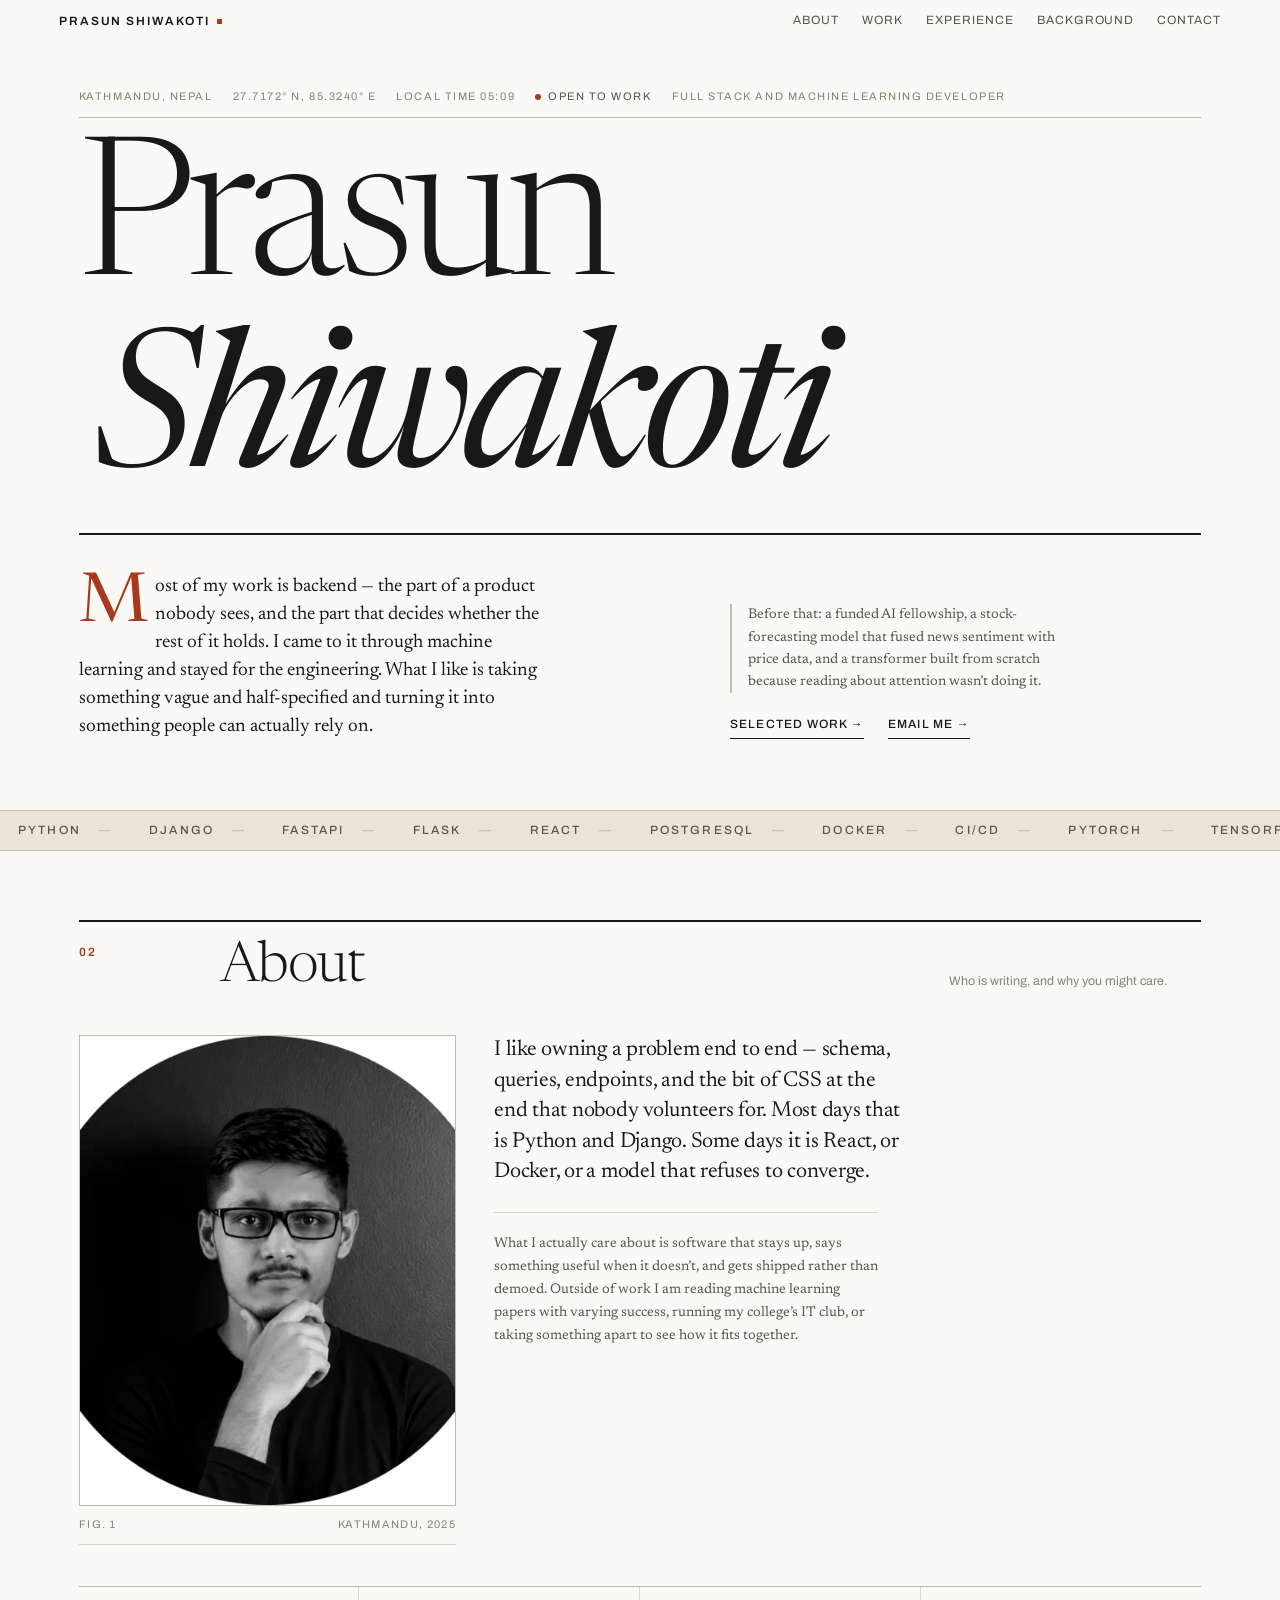
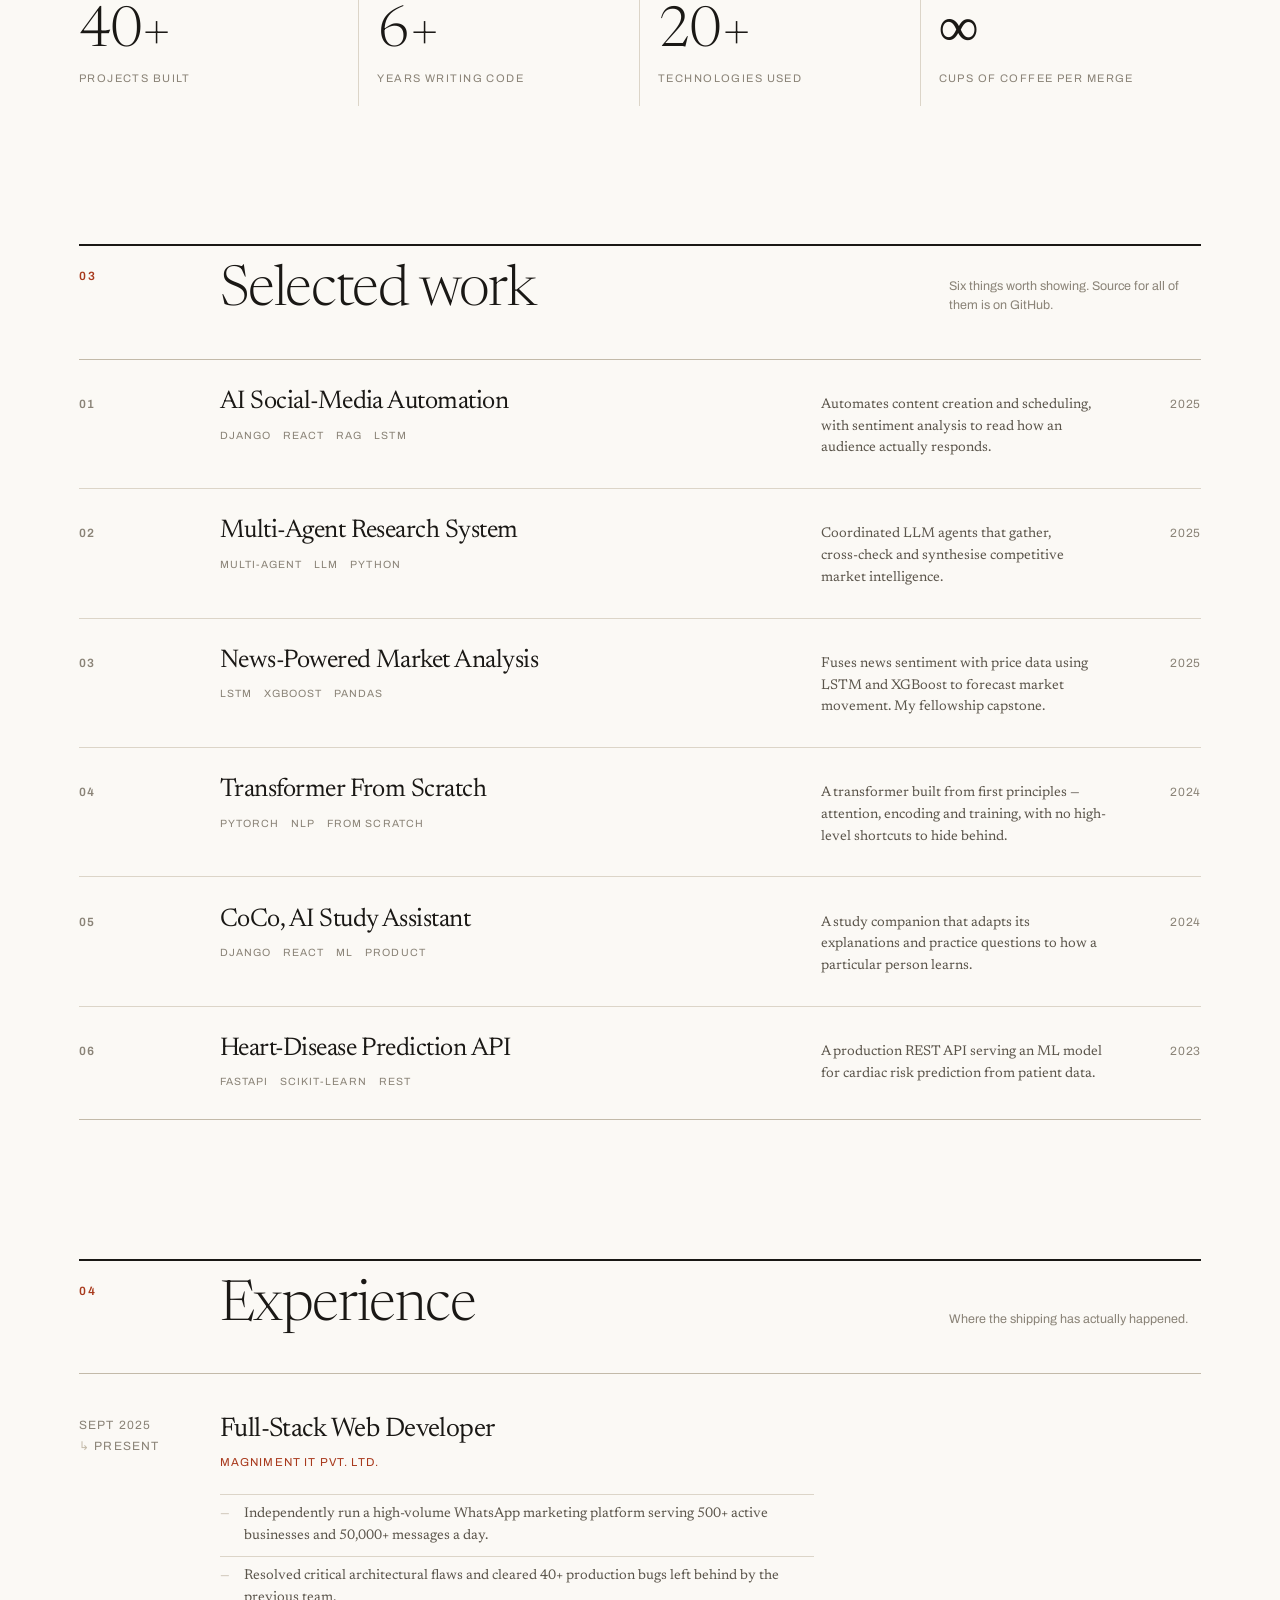
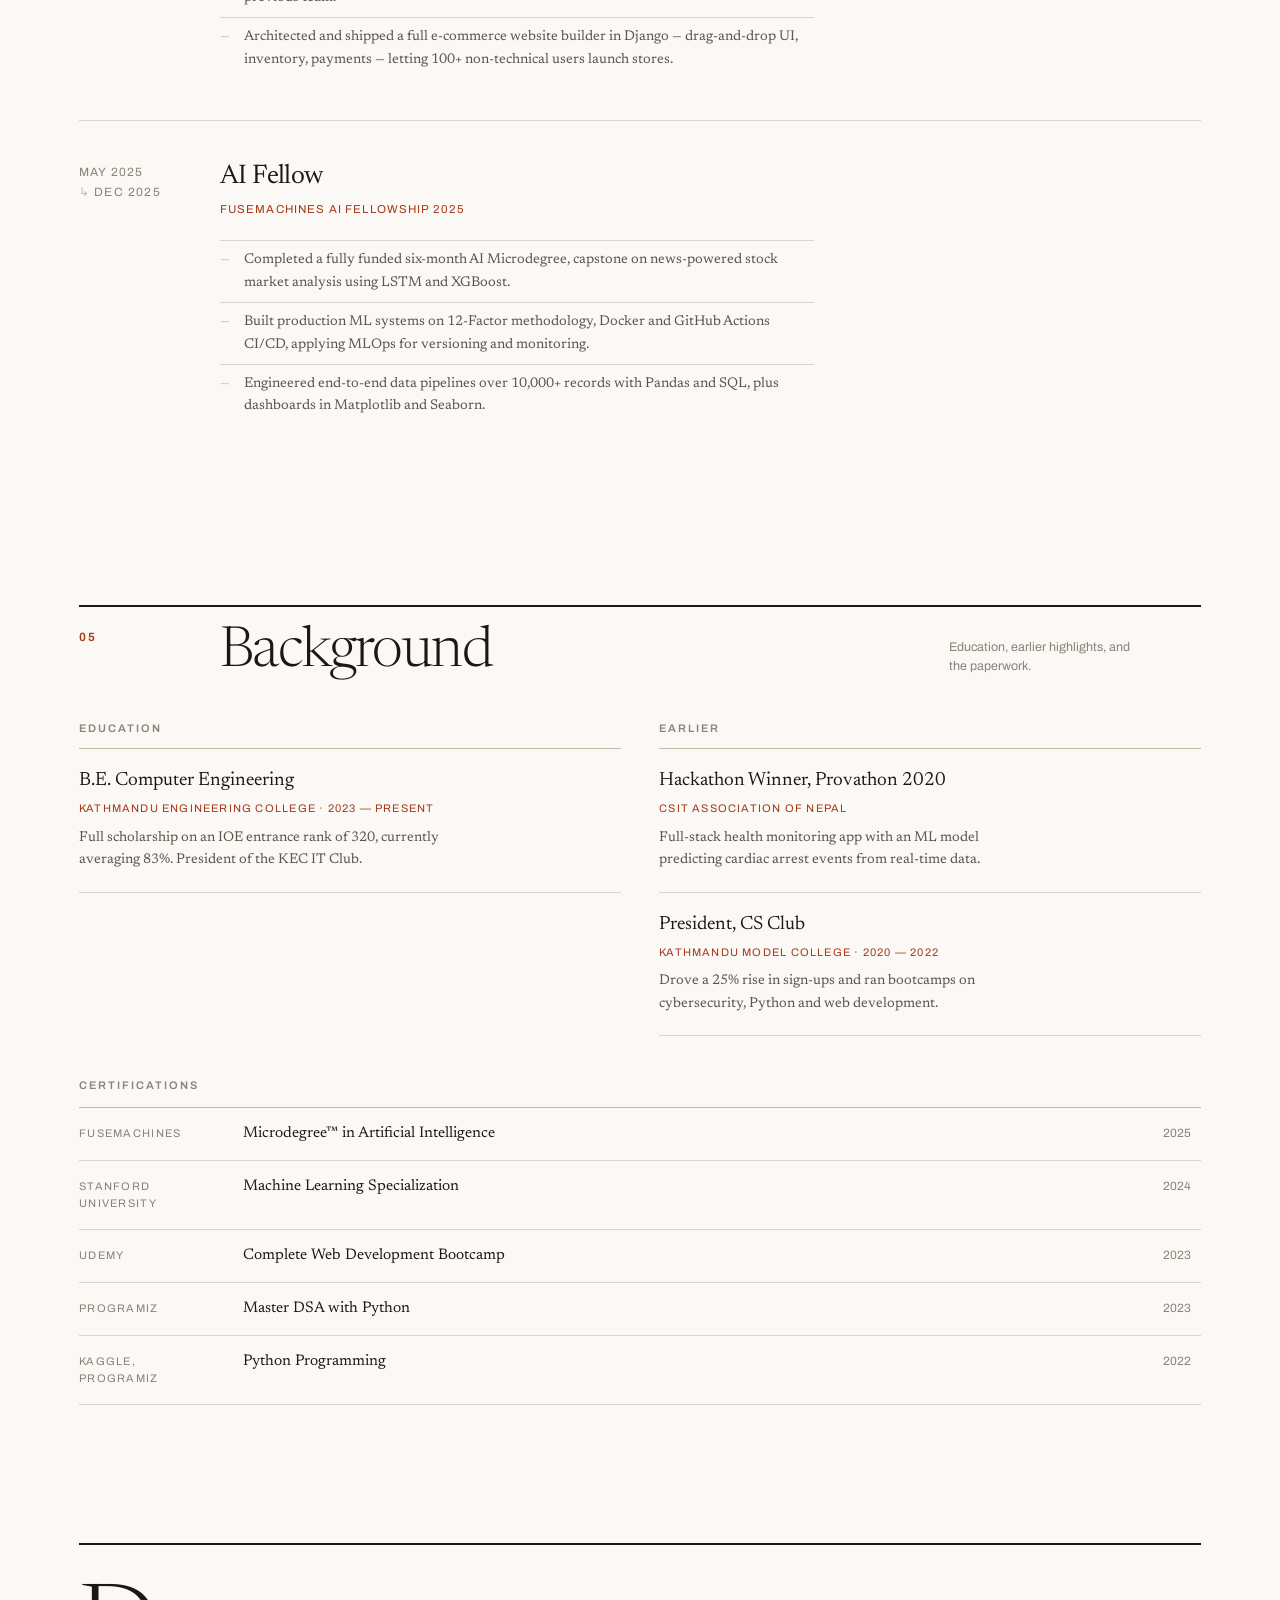
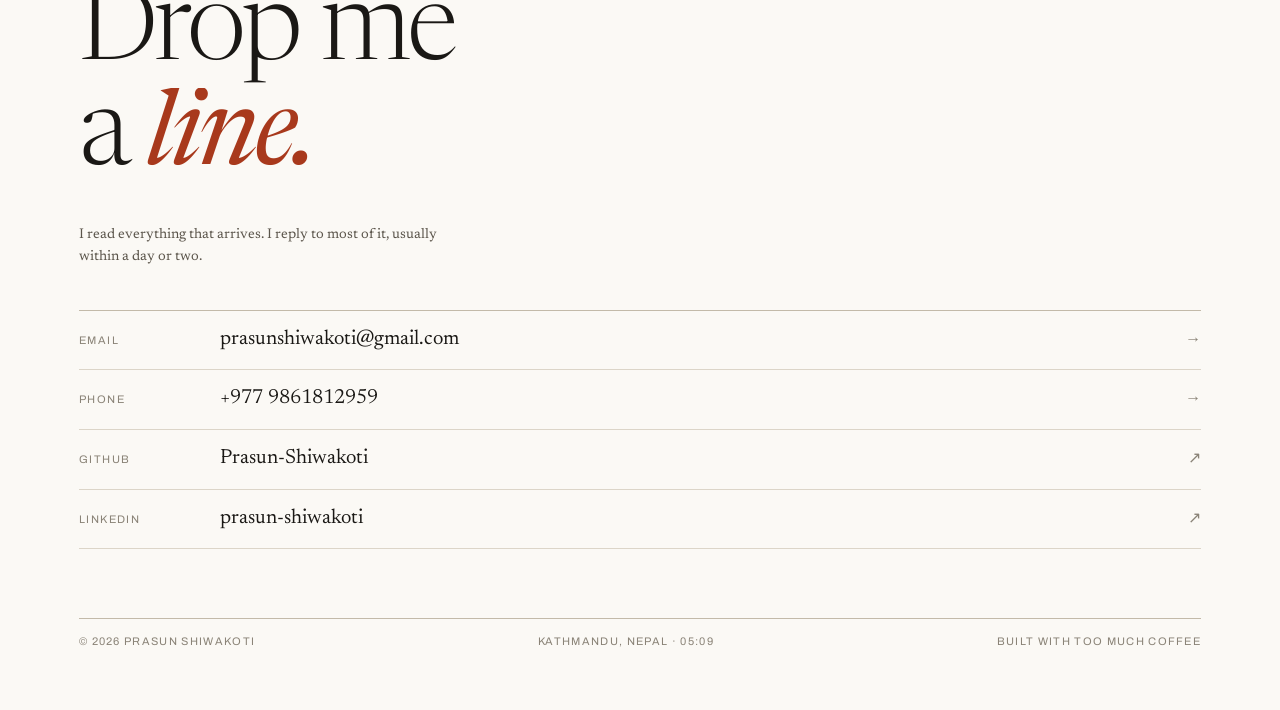
<file: index.html>
<!doctype html>
<html lang="en">
<head>
<meta charset="utf-8">
<meta name="viewport" content="width=device-width, initial-scale=1">

<!-- ─── identity ─────────────────────────────────────────────────────────── -->
<title>Prasun Shiwakoti — Backend &amp; Django Developer in Kathmandu</title>
<meta name="description" content="Prasun Shiwakoti is a backend and full-stack developer in Kathmandu, Nepal, building Python, Django and machine learning systems that run in production. Selected work, experience and contact.">
<link rel="canonical" href="https://prasunshiwakoti.com.np/">
<meta name="author" content="Prasun Shiwakoti">
<meta name="robots" content="index, follow, max-image-preview:large, max-snippet:-1">
<meta name="theme-color" content="#fbf9f5">
<meta name="color-scheme" content="light">

<!-- ─── link previews: LinkedIn, X, Slack, WhatsApp, iMessage ───────────── -->
<meta property="og:type" content="profile">
<meta property="og:site_name" content="Prasun Shiwakoti">
<meta property="og:title" content="Prasun Shiwakoti — Backend &amp; Django Developer">
<meta property="og:description" content="Backend and full-stack developer in Kathmandu, Nepal. Python, Django and machine learning systems that run in production.">
<meta property="og:url" content="https://prasunshiwakoti.com.np/">
<meta property="og:image" content="https://prasunshiwakoti.com.np/og.png">
<meta property="og:image:type" content="image/png">
<meta property="og:image:width" content="1200">
<meta property="og:image:height" content="630">
<meta property="og:image:alt" content="Prasun Shiwakoti — backend and full-stack developer, Kathmandu">
<meta property="og:locale" content="en_US">
<meta property="profile:first_name" content="Prasun">
<meta property="profile:last_name" content="Shiwakoti">
<meta name="twitter:card" content="summary_large_image">
<meta name="twitter:title" content="Prasun Shiwakoti — Backend &amp; Django Developer">
<meta name="twitter:description" content="Backend and full-stack developer in Kathmandu, Nepal. Python, Django and machine learning systems that run in production.">
<meta name="twitter:image" content="https://prasunshiwakoti.com.np/og.png">

<!-- ─── icons ───────────────────────────────────────────────────────────── -->
<link rel="icon" href="favicon.svg" type="image/svg+xml">
<link rel="icon" href="favicon-32.png" sizes="32x32" type="image/png">
<link rel="apple-touch-icon" href="apple-touch-icon.png">
<link rel="manifest" href="site.webmanifest">

<!-- Set before first paint so reveal states never flash. The timer is the
     safety net: this class is what hides un-revealed content, so if main.js
     never arrives, nothing is left invisible waiting for an observer. -->
<script>
document.documentElement.className = "js";
setTimeout(function () {
  if (window.__enhanced) return;
  document.querySelectorAll("[data-reveal]").forEach(function (el) {
    el.classList.add("in");
  });
}, 2500);
</script>

<!-- fonts are same-origin now, so no third-party round trip. Only the three
     faces the first screen needs are preloaded; latin-ext waits until asked. -->
<link rel="preload" href="fonts/newsreader-latin.woff2" as="font" type="font/woff2" crossorigin>
<link rel="preload" href="fonts/newsreader-italic-latin.woff2" as="font" type="font/woff2" crossorigin>
<link rel="preload" href="fonts/archivo-latin.woff2" as="font" type="font/woff2" crossorigin>

<link rel="stylesheet" href="style.css?v=1.1">

<script type="application/ld+json">
{
 "@context": "https://schema.org",
 "@graph": [
  {
   "@type": "Person",
   "@id": "https://prasunshiwakoti.com.np/#person",
   "name": "Prasun Shiwakoti",
   "givenName": "Prasun",
   "familyName": "Shiwakoti",
   "url": "https://prasunshiwakoti.com.np/",
   "image": {
    "@type": "ImageObject",
    "url": "https://prasunshiwakoti.com.np/profile-880.webp",
    "width": 880,
    "height": 1100
   },
   "jobTitle": "Full Stack and Machine Learning Developer",
   "description": "Backend and full-stack developer in Kathmandu, Nepal, working in Python, Django and machine learning.",
   "email": "mailto:prasunshiwakoti@gmail.com",
   "telephone": "+9779861812959",
   "address": {
    "@type": "PostalAddress",
    "addressLocality": "Kathmandu",
    "addressCountry": "NP"
   },
   "homeLocation": {
    "@type": "Place",
    "geo": {
     "@type": "GeoCoordinates",
     "latitude": 27.7172,
     "longitude": 85.324
    }
   },
   "sameAs": [
    "https://github.com/Prasun-Shiwakoti",
    "https://www.linkedin.com/in/prasun-shiwakoti-9570581b3/"
   ],
   "knowsAbout": [
    "Python",
    "Django",
    "FastAPI",
    "Flask",
    "React",
    "PostgreSQL",
    "Docker",
    "CI/CD",
    "PyTorch",
    "TensorFlow",
    "scikit-learn",
    "Pandas",
    "SQL",
    "Linux",
    "REST APIs",
    "Backend development",
    "REST API design",
    "Machine learning"
   ],
   "worksFor": {
    "@type": "Organization",
    "name": "Magniment IT Pvt. Ltd."
   },
   "alumniOf": [
    {
     "@type": "CollegeOrUniversity",
     "name": "Kathmandu Engineering College"
    },
    {
     "@type": "Organization",
     "name": "Fusemachines AI Fellowship"
    }
   ],
   "hasCredential": [
    {
     "@type": "EducationalOccupationalCredential",
     "name": "Microdegree™ in Artificial Intelligence",
     "url": "https://s3.amazonaws.com/fuseclassroom-resources-prod/student-certificates/Microdegree%E2%84%A2+in+Artificial+Intelligence+2025-PRASUN+SHIWKAOTI.pdf",
     "credentialCategory": "certificate",
     "dateCreated": "2025",
     "recognizedBy": {
      "@type": "Organization",
      "name": "Fusemachines"
     }
    },
    {
     "@type": "EducationalOccupationalCredential",
     "name": "Machine Learning Specialization",
     "url": "https://drive.google.com/drive/folders/17zi1_Wkko2qgP2ovTAr1cvHg_1dhdsCl?usp=sharing",
     "credentialCategory": "certificate",
     "dateCreated": "2024",
     "recognizedBy": {
      "@type": "Organization",
      "name": "Stanford University"
     }
    },
    {
     "@type": "EducationalOccupationalCredential",
     "name": "Complete Web Development Bootcamp",
     "url": "https://drive.google.com/file/d/1KIbWk09eReShq8HwVO2PnMNuOdtDoLJ8/view?usp=drive_link",
     "credentialCategory": "certificate",
     "dateCreated": "2023",
     "recognizedBy": {
      "@type": "Organization",
      "name": "Udemy"
     }
    },
    {
     "@type": "EducationalOccupationalCredential",
     "name": "Master DSA with Python",
     "url": "https://drive.google.com/drive/folders/1jWizIKJ_6pFDRU-CmtcS6hrHVxgYGAL3?usp=drive_link",
     "credentialCategory": "certificate",
     "dateCreated": "2023",
     "recognizedBy": {
      "@type": "Organization",
      "name": "Programiz"
     }
    },
    {
     "@type": "EducationalOccupationalCredential",
     "name": "Python Programming",
     "url": "https://drive.google.com/drive/folders/1z050VClWnl4fpkyDY90hYjqVUScHnkPM?usp=drive_link",
     "credentialCategory": "certificate",
     "dateCreated": "2022",
     "recognizedBy": {
      "@type": "Organization",
      "name": "Kaggle, Programiz"
     }
    }
   ]
  },
  {
   "@type": "WebSite",
   "@id": "https://prasunshiwakoti.com.np/#website",
   "url": "https://prasunshiwakoti.com.np/",
   "name": "Prasun Shiwakoti",
   "inLanguage": "en",
   "publisher": {
    "@id": "https://prasunshiwakoti.com.np/#person"
   }
  },
  {
   "@type": "ProfilePage",
   "@id": "https://prasunshiwakoti.com.np/#webpage",
   "url": "https://prasunshiwakoti.com.np/",
   "name": "Prasun Shiwakoti — Backend & Django Developer in Kathmandu",
   "isPartOf": {
    "@id": "https://prasunshiwakoti.com.np/#website"
   },
   "about": {
    "@id": "https://prasunshiwakoti.com.np/#person"
   },
   "mainEntity": {
    "@id": "https://prasunshiwakoti.com.np/#person"
   },
   "inLanguage": "en",
   "primaryImageOfPage": {
    "@id": "https://prasunshiwakoti.com.np/#person"
   }
  },
  {
   "@type": "ItemList",
   "@id": "https://prasunshiwakoti.com.np/#work",
   "name": "Selected work",
   "itemListOrder": "https://schema.org/ItemListOrderDescending",
   "numberOfItems": 6,
   "itemListElement": [
    {
     "@type": "ListItem",
     "position": 1,
     "item": {
      "@type": "SoftwareSourceCode",
      "name": "AI Social-Media Automation",
      "description": "Automates content creation and scheduling, with sentiment analysis to read how an audience actually responds.",
      "codeRepository": "https://github.com/Prasun-Shiwakoti/Social-Media-Manager-AI",
      "url": "https://github.com/Prasun-Shiwakoti/Social-Media-Manager-AI",
      "programmingLanguage": [
       "Django",
       "React",
       "RAG",
       "LSTM"
      ],
      "dateCreated": "2025",
      "author": {
       "@id": "https://prasunshiwakoti.com.np/#person"
      }
     }
    },
    {
     "@type": "ListItem",
     "position": 2,
     "item": {
      "@type": "SoftwareSourceCode",
      "name": "Multi-Agent Research System",
      "description": "Coordinated LLM agents that gather, cross-check and synthesise competitive market intelligence.",
      "codeRepository": "https://github.com/Prasun-Shiwakoti/Multi-Agent-Competitive-Intelligence-Research-System",
      "url": "https://github.com/Prasun-Shiwakoti/Multi-Agent-Competitive-Intelligence-Research-System",
      "programmingLanguage": [
       "Multi-Agent",
       "LLM",
       "Python"
      ],
      "dateCreated": "2025",
      "author": {
       "@id": "https://prasunshiwakoti.com.np/#person"
      }
     }
    },
    {
     "@type": "ListItem",
     "position": 3,
     "item": {
      "@type": "SoftwareSourceCode",
      "name": "News-Powered Market Analysis",
      "description": "Fuses news sentiment with price data using LSTM and XGBoost to forecast market movement. My fellowship capstone.",
      "codeRepository": "https://github.com/Prasun-Shiwakoti/News-Powered-Stock-Market-Analysis",
      "url": "https://github.com/Prasun-Shiwakoti/News-Powered-Stock-Market-Analysis",
      "programmingLanguage": [
       "LSTM",
       "XGBoost",
       "Pandas"
      ],
      "dateCreated": "2025",
      "author": {
       "@id": "https://prasunshiwakoti.com.np/#person"
      }
     }
    },
    {
     "@type": "ListItem",
     "position": 4,
     "item": {
      "@type": "SoftwareSourceCode",
      "name": "Transformer From Scratch",
      "description": "A transformer built from first principles — attention, encoding and training, with no high-level shortcuts to hide behind.",
      "codeRepository": "https://github.com/Prasun-Shiwakoti/transformer-from-scratch",
      "url": "https://github.com/Prasun-Shiwakoti/transformer-from-scratch",
      "programmingLanguage": [
       "PyTorch",
       "NLP",
       "From scratch"
      ],
      "dateCreated": "2024",
      "author": {
       "@id": "https://prasunshiwakoti.com.np/#person"
      }
     }
    },
    {
     "@type": "ListItem",
     "position": 5,
     "item": {
      "@type": "SoftwareSourceCode",
      "name": "CoCo, AI Study Assistant",
      "description": "A study companion that adapts its explanations and practice questions to how a particular person learns.",
      "codeRepository": "https://github.com/Prasun-Shiwakoti/CoCo",
      "url": "https://github.com/Prasun-Shiwakoti/CoCo",
      "programmingLanguage": [
       "Django",
       "React",
       "ML",
       "Product"
      ],
      "dateCreated": "2024",
      "author": {
       "@id": "https://prasunshiwakoti.com.np/#person"
      }
     }
    },
    {
     "@type": "ListItem",
     "position": 6,
     "item": {
      "@type": "SoftwareSourceCode",
      "name": "Heart-Disease Prediction API",
      "description": "A production REST API serving an ML model for cardiac risk prediction from patient data.",
      "codeRepository": "https://github.com/Prasun-Shiwakoti/heart-disease-api",
      "url": "https://github.com/Prasun-Shiwakoti/heart-disease-api",
      "programmingLanguage": [
       "FastAPI",
       "scikit-learn",
       "REST"
      ],
      "dateCreated": "2023",
      "author": {
       "@id": "https://prasunshiwakoti.com.np/#person"
      }
     }
    }
   ]
  }
 ]
}
</script>
</head>
<body>

<a class="skip" href="#masthead">Skip to content</a>

<!-- thin sticky topbar -->
<header class="topbar" id="topbar">
  <a href="#masthead" class="wordmark" id="wordmark">Prasun Shiwakoti</a>
  <nav class="topnav" id="navLinks" aria-label="Sections"><a href="#about" data-nav="#about">About</a><a href="#work" data-nav="#work">Work</a><a href="#experience" data-nav="#experience">Experience</a><a href="#background" data-nav="#background">Background</a><a href="#contact" data-nav="#contact">Contact</a></nav>
  <button class="menubtn" id="menuToggle" aria-expanded="false" aria-controls="mmenu">Index</button>
</header>

<!-- mobile index sheet -->
<div class="sheet" id="mmenu" hidden>
  <button class="sheet-close" id="menuClose" aria-label="Close index">Close</button>
  <nav id="mmenuLinks" aria-label="Sections"><a href="#about" data-nav="#about">About</a><a href="#work" data-nav="#work">Work</a><a href="#experience" data-nav="#experience">Experience</a><a href="#background" data-nav="#background">Background</a><a href="#contact" data-nav="#contact">Contact</a></nav>
</div>

<main>

<!-- ─────────────── MASTHEAD ─────────────── -->
<section class="masthead" id="masthead">
  <div class="dateline" id="dateline">
    <span>Kathmandu, Nepal</span>
    <span>27.7172° N, 85.3240° E</span>
    <span>Local time <span id="clock">--:--</span></span>
    <span class="live">Open to work</span>
    <span>Full Stack and Machine Learning Developer</span>
  </div>
  <hr class="rule">
  <!-- the line break between the masks is deliberate: .ln is display:block so
       it renders as nothing, but it keeps the heading reading "Prasun
       Shiwakoti" rather than "PrasunShiwakoti" to a crawler or a screen reader -->
  <h1 class="mast-name" id="mastName"><span class="ln"><span>Prasun</span></span>
    <span class="ln"><span>Shiwakoti</span></span></h1>
  <hr class="rule rule-heavy">
  <div class="mast-body">
    <p class="lede dropcap" id="mastLede">Most of my work is backend — the part of a product nobody sees, and the part that decides whether the rest of it holds. I came to it through machine learning and stayed for the engineering. What I like is taking something vague and half-specified and turning it into something people can actually rely on.</p>
    <div class="mast-aside">
      <p class="lede-sub" id="mastLedeSub">Before that: a funded AI fellowship, a stock-forecasting model that fused news sentiment with price data, and a transformer built from scratch because reading about attention wasn’t doing it.</p>
      <div class="mast-links" id="mastLinks"><a href="#work">Selected work <span class="arw">&rarr;</span></a><a href="mailto:prasunshiwakoti@gmail.com">Email me <span class="arw">&rarr;</span></a></div>
    </div>
  </div>
</section>

<!-- ─────────────── TICKER ─────────────── -->
<div class="ticker" aria-hidden="true">
  <div class="ticker-track" id="ticker"><span>Python</span><span>Django</span><span>FastAPI</span><span>Flask</span><span>React</span><span>PostgreSQL</span><span>Docker</span><span>CI/CD</span><span>PyTorch</span><span>TensorFlow</span><span>scikit-learn</span><span>Pandas</span><span>SQL</span><span>Linux</span><span>REST APIs</span><span>Python</span><span>Django</span><span>FastAPI</span><span>Flask</span><span>React</span><span>PostgreSQL</span><span>Docker</span><span>CI/CD</span><span>PyTorch</span><span>TensorFlow</span><span>scikit-learn</span><span>Pandas</span><span>SQL</span><span>Linux</span><span>REST APIs</span></div>
</div>

<!-- ─────────────── ABOUT ─────────────── -->
<section class="sec" id="about" data-name="About">
  <div class="sec-head" data-reveal>
    <span class="folio">02</span>
    <h2 class="sec-title">About</h2>
    <p class="sec-note" id="aboutNote">Who is writing, and why you might care.</p>
  </div>

  <div class="about-grid">
    <figure class="plate" data-reveal>
      <div class="plate-img">
        <img id="portrait" src="profile-880.webp" srcset="profile-440.webp 440w, profile-880.webp 880w" sizes="(max-width: 860px) 340px, 410px"
             alt="Prasun Shiwakoti, backend and full-stack developer, in Kathmandu"
             width="880" height="1100" loading="lazy" decoding="async"
             onerror="this.style.display='none';this.nextElementSibling.hidden=false;">
      </div>
      <figcaption id="plateCaption"><span>Fig. 1</span><span>Kathmandu, 2025</span></figcaption>
    </figure>
    <div class="about-copy">
      <p class="about-lead" id="aboutLead" data-reveal>I like owning a problem end to end — schema, queries, endpoints, and the bit of CSS at the end that nobody volunteers for. Most days that is Python and Django. Some days it is React, or Docker, or a model that refuses to converge.</p>
      <p class="about-sub" id="aboutSub" data-reveal>What I actually care about is software that stays up, says something useful when it doesn’t, and gets shipped rather than demoed. Outside of work I am reading machine learning papers with varying success, running my college’s IT club, or taking something apart to see how it fits together.</p>
    </div>
  </div>

  <!-- ledger strip. Numbers are final in the markup; the count-up only animates -->
  <div class="ledger" id="ledger" data-reveal>
    <div class="ledger-cell"><div class="ledger-num" data-count="40" data-suffix="+">40+</div><div class="ledger-label">Projects built</div></div>
    <div class="ledger-cell"><div class="ledger-num" data-count="6" data-suffix="+">6+</div><div class="ledger-label">Years writing code</div></div>
    <div class="ledger-cell"><div class="ledger-num" data-count="20" data-suffix="+">20+</div><div class="ledger-label">Technologies used</div></div>
    <div class="ledger-cell"><div class="ledger-num">∞</div><div class="ledger-label">Cups of coffee per merge</div></div>
  </div>
</section>

<!-- ─────────────── WORK ─────────────── -->
<section class="sec" id="work" data-name="Selected work">
  <div class="sec-head" data-reveal>
    <span class="folio">03</span>
    <h2 class="sec-title">Selected work</h2>
    <p class="sec-note">Six things worth showing. Source for all of them is on GitHub.</p>
  </div>
  <ol class="index" id="workIndex">
    <li data-reveal>
    <a class="index-row" href="https://github.com/Prasun-Shiwakoti/Social-Media-Manager-AI" target="_blank" rel="noopener noreferrer">
    <div class="index-inner">
    <span class="index-num">01</span>
    <div class="index-main">
    <h3 class="index-title">AI Social-Media Automation<span class="arw">&nearr;</span></h3>
    <span class="index-tags"><span>Django</span><span>React</span><span>RAG</span><span>LSTM</span></span>
    </div>
    <span class="index-desc">Automates content creation and scheduling, with sentiment analysis to read how an audience actually responds.</span>
    <span class="index-year">2025</span>
    </div>
    </a>
    </li>
    <li data-reveal>
    <a class="index-row" href="https://github.com/Prasun-Shiwakoti/Multi-Agent-Competitive-Intelligence-Research-System" target="_blank" rel="noopener noreferrer">
    <div class="index-inner">
    <span class="index-num">02</span>
    <div class="index-main">
    <h3 class="index-title">Multi-Agent Research System<span class="arw">&nearr;</span></h3>
    <span class="index-tags"><span>Multi-Agent</span><span>LLM</span><span>Python</span></span>
    </div>
    <span class="index-desc">Coordinated LLM agents that gather, cross-check and synthesise competitive market intelligence.</span>
    <span class="index-year">2025</span>
    </div>
    </a>
    </li>
    <li data-reveal>
    <a class="index-row" href="https://github.com/Prasun-Shiwakoti/News-Powered-Stock-Market-Analysis" target="_blank" rel="noopener noreferrer">
    <div class="index-inner">
    <span class="index-num">03</span>
    <div class="index-main">
    <h3 class="index-title">News-Powered Market Analysis<span class="arw">&nearr;</span></h3>
    <span class="index-tags"><span>LSTM</span><span>XGBoost</span><span>Pandas</span></span>
    </div>
    <span class="index-desc">Fuses news sentiment with price data using LSTM and XGBoost to forecast market movement. My fellowship capstone.</span>
    <span class="index-year">2025</span>
    </div>
    </a>
    </li>
    <li data-reveal>
    <a class="index-row" href="https://github.com/Prasun-Shiwakoti/transformer-from-scratch" target="_blank" rel="noopener noreferrer">
    <div class="index-inner">
    <span class="index-num">04</span>
    <div class="index-main">
    <h3 class="index-title">Transformer From Scratch<span class="arw">&nearr;</span></h3>
    <span class="index-tags"><span>PyTorch</span><span>NLP</span><span>From scratch</span></span>
    </div>
    <span class="index-desc">A transformer built from first principles — attention, encoding and training, with no high-level shortcuts to hide behind.</span>
    <span class="index-year">2024</span>
    </div>
    </a>
    </li>
    <li data-reveal>
    <a class="index-row" href="https://github.com/Prasun-Shiwakoti/CoCo" target="_blank" rel="noopener noreferrer">
    <div class="index-inner">
    <span class="index-num">05</span>
    <div class="index-main">
    <h3 class="index-title">CoCo, AI Study Assistant<span class="arw">&nearr;</span></h3>
    <span class="index-tags"><span>Django</span><span>React</span><span>ML</span><span>Product</span></span>
    </div>
    <span class="index-desc">A study companion that adapts its explanations and practice questions to how a particular person learns.</span>
    <span class="index-year">2024</span>
    </div>
    </a>
    </li>
    <li data-reveal>
    <a class="index-row" href="https://github.com/Prasun-Shiwakoti/heart-disease-api" target="_blank" rel="noopener noreferrer">
    <div class="index-inner">
    <span class="index-num">06</span>
    <div class="index-main">
    <h3 class="index-title">Heart-Disease Prediction API<span class="arw">&nearr;</span></h3>
    <span class="index-tags"><span>FastAPI</span><span>scikit-learn</span><span>REST</span></span>
    </div>
    <span class="index-desc">A production REST API serving an ML model for cardiac risk prediction from patient data.</span>
    <span class="index-year">2023</span>
    </div>
    </a>
    </li>
  </ol>
</section>

<!-- ─────────────── EXPERIENCE ─────────────── -->
<section class="sec" id="experience" data-name="Experience">
  <div class="sec-head" data-reveal>
    <span class="folio">04</span>
    <h2 class="sec-title">Experience</h2>
    <p class="sec-note">Where the shipping has actually happened.</p>
  </div>
  <div class="entries" id="entries">
    <article class="entry" data-reveal>
    <div class="entry-when">Sept 2025<span class="until">Present</span></div>
    <div>
    <h3 class="entry-role">Full-Stack Web Developer</h3>
    <span class="entry-org">Magniment IT Pvt. Ltd.</span>
    <ul><li>Independently run a high-volume WhatsApp marketing platform serving 500+ active businesses and 50,000+ messages a day.</li><li>Resolved critical architectural flaws and cleared 40+ production bugs left behind by the previous team.</li><li>Architected and shipped a full e-commerce website builder in Django — drag-and-drop UI, inventory, payments — letting 100+ non-technical users launch stores.</li></ul>
    </div>
    </article>
    <article class="entry" data-reveal>
    <div class="entry-when">May 2025<span class="until">Dec 2025</span></div>
    <div>
    <h3 class="entry-role">AI Fellow</h3>
    <span class="entry-org">Fusemachines AI Fellowship 2025</span>
    <ul><li>Completed a fully funded six-month AI Microdegree, capstone on news-powered stock market analysis using LSTM and XGBoost.</li><li>Built production ML systems on 12-Factor methodology, Docker and GitHub Actions CI/CD, applying MLOps for versioning and monitoring.</li><li>Engineered end-to-end data pipelines over 10,000+ records with Pandas and SQL, plus dashboards in Matplotlib and Seaborn.</li></ul>
    </div>
    </article>
  </div>
</section>

<!-- ─────────────── BACKGROUND ─────────────── -->
<section class="sec" id="background" data-name="Background">
  <div class="sec-head" data-reveal>
    <span class="folio">05</span>
    <h2 class="sec-title">Background</h2>
    <p class="sec-note">Education, earlier highlights, and the paperwork.</p>
  </div>

  <div class="bg-grid">
    <div class="bg-col" id="eduBlock" data-reveal>
      <h3>Education</h3>
      <div class="bg-item">
      <div class="t">B.E. Computer Engineering</div>
      <div class="m">Kathmandu Engineering College · 2023 — Present</div>
      <div class="d">Full scholarship on an IOE entrance rank of 320, currently averaging 83%. President of the KEC IT Club.</div>
      </div>
    </div>
    <div class="bg-col" id="hlBlock" data-reveal>
      <h3>Earlier</h3>
      <div class="bg-item">
      <div class="t">Hackathon Winner, Provathon 2020</div>
      <div class="m">CSIT Association of Nepal</div>
      <div class="d">Full-stack health monitoring app with an ML model predicting cardiac arrest events from real-time data.</div>
      </div>
      <div class="bg-item">
      <div class="t">President, CS Club</div>
      <div class="m">Kathmandu Model College · 2020 — 2022</div>
      <div class="d">Drove a 25% rise in sign-ups and ran bootcamps on cybersecurity, Python and web development.</div>
      </div>
    </div>
  </div>

  <h3 class="sub-label" data-reveal>Certifications</h3>
  <ul class="certs" id="certs">
    <li data-reveal>
    <a class="cert-row" href="https://s3.amazonaws.com/fuseclassroom-resources-prod/student-certificates/Microdegree%E2%84%A2+in+Artificial+Intelligence+2025-PRASUN+SHIWKAOTI.pdf" target="_blank" rel="noopener noreferrer">
    <span class="cert-issuer">Fusemachines</span>
    <span class="cert-title">Microdegree™ in Artificial Intelligence</span>
    <span class="cert-year">2025</span>
    </a>
    </li>
    <li data-reveal>
    <a class="cert-row" href="https://drive.google.com/drive/folders/17zi1_Wkko2qgP2ovTAr1cvHg_1dhdsCl?usp=sharing" target="_blank" rel="noopener noreferrer">
    <span class="cert-issuer">Stanford University</span>
    <span class="cert-title">Machine Learning Specialization</span>
    <span class="cert-year">2024</span>
    </a>
    </li>
    <li data-reveal>
    <a class="cert-row" href="https://drive.google.com/file/d/1KIbWk09eReShq8HwVO2PnMNuOdtDoLJ8/view?usp=drive_link" target="_blank" rel="noopener noreferrer">
    <span class="cert-issuer">Udemy</span>
    <span class="cert-title">Complete Web Development Bootcamp</span>
    <span class="cert-year">2023</span>
    </a>
    </li>
    <li data-reveal>
    <a class="cert-row" href="https://drive.google.com/drive/folders/1jWizIKJ_6pFDRU-CmtcS6hrHVxgYGAL3?usp=drive_link" target="_blank" rel="noopener noreferrer">
    <span class="cert-issuer">Programiz</span>
    <span class="cert-title">Master DSA with Python</span>
    <span class="cert-year">2023</span>
    </a>
    </li>
    <li data-reveal>
    <a class="cert-row" href="https://drive.google.com/drive/folders/1z050VClWnl4fpkyDY90hYjqVUScHnkPM?usp=drive_link" target="_blank" rel="noopener noreferrer">
    <span class="cert-issuer">Kaggle, Programiz</span>
    <span class="cert-title">Python Programming</span>
    <span class="cert-year">2022</span>
    </a>
    </li>
  </ul>
</section>

<!-- ─────────────── CONTACT ─────────────── -->
<section class="sec sec-contact" id="contact" data-name="Contact">
  <!-- no section head here: the headline is the heading. Just the sheet rule,
       so the section still opens on the same line every other one does. -->
  <hr class="rule rule-heavy contact-rule" data-reveal>
  <h2 class="contact-head" id="contactHead" data-reveal><span class="ln"><span>Drop me</span></span>
    <span class="ln"><span>a <em class="accent">line.</em></span></span></h2>
  <p class="contact-note" id="contactNote" data-reveal>I read everything that arrives. I reply to most of it, usually within a day or two.</p>
  <ul class="contact-list" id="contactList">
    <li data-reveal>
    <a href="mailto:prasunshiwakoti@gmail.com">
    <span class="kind">Email</span>
    <span class="val">prasunshiwakoti@gmail.com</span>
    <span class="arw">&rarr;</span>
    </a>
    </li>
    <li data-reveal>
    <a href="tel:+9779861812959">
    <span class="kind">Phone</span>
    <span class="val">+977 9861812959</span>
    <span class="arw">&rarr;</span>
    </a>
    </li>
    <li data-reveal>
    <a href="https://github.com/Prasun-Shiwakoti" target="_blank" rel="me noopener noreferrer">
    <span class="kind">GitHub</span>
    <span class="val">Prasun-Shiwakoti</span>
    <span class="arw">&nearr;</span>
    </a>
    </li>
    <li data-reveal>
    <a href="https://www.linkedin.com/in/prasun-shiwakoti-9570581b3/" target="_blank" rel="me noopener noreferrer">
    <span class="kind">LinkedIn</span>
    <span class="val">prasun-shiwakoti</span>
    <span class="arw">&nearr;</span>
    </a>
    </li>
  </ul>
</section>

</main>

<footer class="colophon">
  <hr class="rule">
  <div class="colophon-grid">
    <span id="footCopy">© 2026 Prasun Shiwakoti</span>
    <span id="footLoc">Kathmandu, Nepal · <span id="clockFoot">--:--</span></span>
    <span id="footNote">Built with too much coffee</span>
  </div>
</footer>

<script src="main.js?v=1.1"></script>
</body>
</html>
</file>
<file: style.css>
/* ============================================================================
   PRASUN SHIWAKOTI — personal site
   A broadsheet, more or less. Warm paper, hairline rules, dates in the margin.

   Display + prose : Newsreader   (optical sizing, real italics)
   Labels + data   : Archivo      (tabular figures for anything numeric)
   One accent      : oxide red, used sparingly and never for decoration

   All motion is CSS. Nothing here runs per scroll frame, so scrolling stays
   on the compositor and the page never waits on a library to become visible.
   ============================================================================ */

/* ------------------------------------------------------------ 0. the fonts */
/* Self-hosted, so there is no third-party round trip before the first paint.
   Both are variable fonts, clipped to the axes this design actually uses:
   Newsreader keeps its optical-size axis (the masthead and the body want
   genuinely different cuts), Archivo keeps 400-600. The unicode-range split
   is Google's own, so a glyph neither font has still falls through to the
   system font exactly as it did before. */

@font-face {
	font-family: "Newsreader";
	font-style: normal;
	font-weight: 300 400;
	font-display: swap;
	src: url("fonts/newsreader-latin.woff2") format("woff2");
	unicode-range: U+0000-00FF, U+0131, U+0152-0153, U+02BB-02BC, U+02C6, U+02DA, U+02DC, U+0304, U+0308, U+0329, U+2000-206F, U+20AC, U+2122, U+2191, U+2193, U+2212, U+2215, U+FEFF, U+FFFD;
}
@font-face {
	font-family: "Newsreader";
	font-style: normal;
	font-weight: 300 400;
	font-display: swap;
	src: url("fonts/newsreader-latin-ext.woff2") format("woff2");
	unicode-range: U+0100-02BA, U+02BD-02C5, U+02C7-02CC, U+02CE-02D7, U+02DD-02FF, U+0304, U+0308, U+0329, U+1D00-1DBF, U+1E00-1E9F, U+1EF2-1EFF, U+2020, U+20A0-20AB, U+20AD-20C0, U+2113, U+2C60-2C7F, U+A720-A7FF;
}
@font-face {
	font-family: "Newsreader";
	font-style: italic;
	font-weight: 400;
	font-display: swap;
	src: url("fonts/newsreader-italic-latin.woff2") format("woff2");
	unicode-range: U+0000-00FF, U+0131, U+0152-0153, U+02BB-02BC, U+02C6, U+02DA, U+02DC, U+0304, U+0308, U+0329, U+2000-206F, U+20AC, U+2122, U+2191, U+2193, U+2212, U+2215, U+FEFF, U+FFFD;
}
@font-face {
	font-family: "Newsreader";
	font-style: italic;
	font-weight: 400;
	font-display: swap;
	src: url("fonts/newsreader-italic-latin-ext.woff2") format("woff2");
	unicode-range: U+0100-02BA, U+02BD-02C5, U+02C7-02CC, U+02CE-02D7, U+02DD-02FF, U+0304, U+0308, U+0329, U+1D00-1DBF, U+1E00-1E9F, U+1EF2-1EFF, U+2020, U+20A0-20AB, U+20AD-20C0, U+2113, U+2C60-2C7F, U+A720-A7FF;
}
@font-face {
	font-family: "Archivo";
	font-style: normal;
	font-weight: 400 600;
	font-display: swap;
	src: url("fonts/archivo-latin.woff2") format("woff2");
	unicode-range: U+0000-00FF, U+0131, U+0152-0153, U+02BB-02BC, U+02C6, U+02DA, U+02DC, U+0304, U+0308, U+0329, U+2000-206F, U+20AC, U+2122, U+2191, U+2193, U+2212, U+2215, U+FEFF, U+FFFD;
}
@font-face {
	font-family: "Archivo";
	font-style: normal;
	font-weight: 400 600;
	font-display: swap;
	src: url("fonts/archivo-latin-ext.woff2") format("woff2");
	unicode-range: U+0100-02BA, U+02BD-02C5, U+02C7-02CC, U+02CE-02D7, U+02DD-02FF, U+0304, U+0308, U+0329, U+1D00-1DBF, U+1E00-1E9F, U+1EF2-1EFF, U+2020, U+20A0-20AB, U+20AD-20C0, U+2113, U+2C60-2C7F, U+A720-A7FF;
}

/* ---------------------------------------------------------------- 1. tokens */
:root {
	--paper: #fbf9f5; /* the page */
	--paper-2: #f2eee5; /* recessed bands, hover fills */
	--paper-3: #e9e4d8; /* the ticker */

	--ink: #1a1815; /* body text, headlines */
	--ink-2: #5b554b; /* secondary prose */
	--ink-3: #8a8377; /* labels, captions, metadata */

	--rule: #dcd5c8; /* hairlines between rows */
	--rule-2: #c3baa9; /* section divisions */

	--accent: #a8391c; /* oxide red */

	--serif: "Newsreader", "Iowan Old Style", Georgia, serif;
	--sans: "Archivo", "Helvetica Neue", Helvetica, Arial, sans-serif;

	--ease: cubic-bezier(0.22, 1, 0.36, 1);

	/* layout */
	--pad: clamp(20px, 4.6vw, 64px); /* page gutter */
	--max: 1240px; /* measure of the whole sheet */
	--rail: clamp(34px, 8vw, 104px); /* margin column: folios, dates, numbers */
	--gap: clamp(18px, 3vw, 44px); /* column gap */

	/* one vertical rhythm, used everywhere */
	--space-sec: clamp(48px, 5.4vw, 84px); /* section padding */
	--space-head: clamp(26px, 3vw, 44px); /* section head to its content */
	--space-block: clamp(28px, 3.2vw, 48px); /* between blocks in a section */
}

/* ------------------------------------------------------- 2. reset and base */
*,
*::before,
*::after {
	box-sizing: border-box;
}
* {
	margin: 0;
	padding: 0;
}

html {
	-webkit-text-size-adjust: 100%;
	scroll-behavior: smooth;
}

body {
	background: var(--paper);
	color: var(--ink);
	font-family: var(--serif);
	font-size: clamp(16px, 0.95vw, 18px);
	font-optical-sizing: auto;
	line-height: 1.6;
	overflow-x: hidden;
	-webkit-font-smoothing: antialiased;
	-moz-osx-font-smoothing: grayscale;
	font-variant-numeric: tabular-nums;
}

img {
	display: block;
	max-width: 100%;
}

a {
	color: inherit;
	text-decoration: none;
}

::selection {
	background: var(--accent);
	color: var(--paper);
}

:focus-visible {
	outline: 2px solid var(--accent);
	outline-offset: 3px;
}

/* the sticky topbar would otherwise cover anchor targets */
:target,
section[id],
.masthead {
	scroll-margin-top: 64px;
}

.skip {
	position: absolute;
	left: -9999px;
	top: 0;
	z-index: 60;
	background: var(--ink);
	color: var(--paper);
	padding: 12px 18px;
	font-family: var(--sans);
	font-size: 13px;
}
.skip:focus {
	left: 8px;
	top: 8px;
}

/* the sheet: everything shares one measure and one gutter */
.masthead,
.sec,
.colophon {
	max-width: var(--max);
	margin-inline: auto;
	padding-inline: var(--pad);
}

/* ------------------------------------------------------------- 3. motion */
/* Reveals are plain CSS transitions switched on by a class. The observer in
   main.js adds .in; no styles are computed while scrolling. */

.js [data-reveal] {
	opacity: 0;
	transform: translateY(18px);
}
.js [data-reveal].in {
	opacity: 1;
	transform: none;
	transition:
		opacity 0.7s var(--ease),
		transform 0.7s var(--ease);
}

/* grouped children come in one after another */
.js .sec-head.in > *:nth-child(2) {
	transition-delay: 0.06s;
}
.js .sec-head.in > *:nth-child(3) {
	transition-delay: 0.12s;
}

/* masked headline lines, used by the masthead and the contact headline */
.ln {
	display: block;
	overflow: hidden;
	padding-bottom: 0.06em;
	margin-bottom: -0.06em;
	line-height: 1;
}
.ln > span {
	display: block;
}

@keyframes rise {
	from {
		transform: translateY(108%);
	}
	to {
		transform: translateY(0);
	}
}
@keyframes draw {
	from {
		transform: scaleX(0);
	}
	to {
		transform: scaleX(1);
	}
}
@keyframes settle {
	from {
		opacity: 0;
		transform: translateY(14px);
	}
	to {
		opacity: 1;
		transform: translateY(0);
	}
}

/* the masthead sets itself on load — no JS, nothing above the fold waiting */
.js .dateline {
	animation: settle 0.7s var(--ease) 0.05s both;
}
.js .masthead .rule:nth-of-type(1) {
	animation: draw 0.85s var(--ease) 0.1s both;
}
.js .masthead .rule:nth-of-type(2) {
	animation: draw 0.85s var(--ease) 0.4s both;
}
.js .mast-name .ln:nth-child(1) > span {
	animation: rise 1s var(--ease) 0.12s both;
}
.js .mast-name .ln:nth-child(2) > span {
	animation: rise 1s var(--ease) 0.21s both;
}
.js .mast-body > *:nth-child(1) {
	animation: settle 0.85s var(--ease) 0.45s both;
}
.js .mast-body > *:nth-child(2) {
	animation: settle 0.85s var(--ease) 0.55s both;
}

/* the contact headline rises line by line when it arrives */
.js .contact-head .ln > span {
	transform: translateY(108%);
}
.js .contact-head.in .ln > span {
	transform: none;
	transition: transform 0.9s var(--ease);
}
.js .contact-head.in .ln:nth-child(2) > span {
	transition-delay: 0.08s;
}
/* it is a mask, not a fade — the wrapper itself must stay visible */
.js .contact-head[data-reveal] {
	opacity: 1;
	transform: none;
}

/* ------------------------------------------------- 4. rules, small labels */
.rule {
	border: 0;
	border-top: 1px solid var(--rule-2);
	transform-origin: left center;
}
.rule-heavy {
	border-top-width: 2px;
	border-top-color: var(--ink);
}

/* the little uppercase sans labels used for metadata throughout */
.dateline,
.folio,
.sec-note,
.plate figcaption,
.ledger-label,
.index-year,
.index-tags,
.entry-when,
.entry-org,
.bg-col h3,
.bg-item .m,
.sub-label,
.cert-issuer,
.cert-year,
.colophon-grid,
.colophon-note,
.topnav,
.wordmark,
.menubtn,
.sheet-close,
.mast-links a,
.index-num,
.contact-list .kind {
	font-family: var(--sans);
	font-variant-numeric: tabular-nums;
}

.folio {
	font-size: 12px;
	font-weight: 600;
	letter-spacing: 0.14em;
	color: var(--accent);
}

.sub-label {
	font-size: 11px;
	font-weight: 600;
	letter-spacing: 0.18em;
	text-transform: uppercase;
	color: var(--ink-3);
	margin-top: var(--space-block);
	padding-bottom: 12px;
	border-bottom: 1px solid var(--rule-2);
}

/* ------------------------------------------------------------- 5. chrome */
.topbar {
	position: sticky;
	top: 0;
	z-index: 50;
	display: flex;
	align-items: center;
	justify-content: space-between;
	gap: 24px;
	padding: 11px var(--pad);
	background: var(--paper);
	border-bottom: 1px solid transparent;
	transition: border-color 0.3s var(--ease);
}
.topbar.is-stuck {
	border-bottom-color: var(--rule);
}

.wordmark {
	font-size: 12px;
	font-weight: 600;
	letter-spacing: 0.16em;
	text-transform: uppercase;
	white-space: nowrap;
}
.wordmark::after {
	content: "";
	display: inline-block;
	width: 5px;
	height: 5px;
	margin-left: 7px;
	vertical-align: 1px;
	background: var(--accent);
}

.topnav {
	display: flex;
	gap: clamp(14px, 1.8vw, 28px);
	font-size: 12px;
	letter-spacing: 0.08em;
	text-transform: uppercase;
	color: var(--ink-2);
}
.topnav a {
	position: relative;
	padding-bottom: 2px;
}
.topnav a::after {
	content: "";
	position: absolute;
	left: 0;
	right: 0;
	bottom: 0;
	height: 1px;
	background: var(--ink);
	transform: scaleX(0);
	transform-origin: right center;
	transition: transform 0.35s var(--ease);
}
.topnav a:hover::after,
.topnav a.is-current::after {
	transform: scaleX(1);
	transform-origin: left center;
}
.topnav a.is-current {
	color: var(--ink);
}

.menubtn,
.sheet-close {
	display: none;
	font-size: 12px;
	letter-spacing: 0.14em;
	text-transform: uppercase;
	background: none;
	border: 0;
	border-bottom: 1px solid var(--ink);
	padding: 2px 0;
	color: inherit;
	cursor: pointer;
}

/* mobile index sheet */
.sheet {
	position: fixed;
	inset: 0;
	z-index: 60;
	background: var(--paper);
	padding: var(--pad);
	display: flex;
	flex-direction: column;
	justify-content: center;
}
.sheet[hidden] {
	display: none;
}
.sheet nav {
	display: flex;
	flex-direction: column;
}
.sheet nav a {
	font-family: var(--serif);
	font-size: clamp(28px, 8vw, 46px);
	line-height: 1.2;
	border-bottom: 1px solid var(--rule);
	padding-block: 12px;
}
.sheet nav a:last-child {
	border-bottom: 0;
}
.sheet-close {
	position: absolute;
	top: 14px;
	right: var(--pad);
}

/* ---------------------------------------------------------- 6. masthead */
.masthead {
	padding-top: clamp(22px, 3.6vw, 44px);
	padding-bottom: var(--space-sec);
}

.dateline {
	display: flex;
	flex-wrap: wrap;
	gap: 6px 20px;
	font-size: 11px;
	letter-spacing: 0.14em;
	text-transform: uppercase;
	color: var(--ink-3);
	padding-bottom: 11px;
}
.dateline .live {
	display: inline-flex;
	align-items: center;
	gap: 7px;
	color: var(--ink-2);
}
.dateline .live::before {
	content: "";
	width: 6px;
	height: 6px;
	border-radius: 50%;
	background: var(--accent);
}

.mast-name {
	font-weight: 300;
	font-size: clamp(52px, 15vw, 208px);
	line-height: 0.87;
	letter-spacing: -0.035em;
	padding-block: clamp(8px, 1.2vw, 18px);
}
/* the surname sits indented and italic, the way a masthead breaks */
.mast-name .ln:nth-child(2) > span {
	padding-left: 0.08em;
	font-style: italic;
	font-weight: 400;
}

.mast-body {
	display: grid;
	grid-template-columns: minmax(0, 1.3fr) minmax(0, 1fr);
	gap: var(--gap);
	padding-top: clamp(22px, 3vw, 40px);
}

.lede {
	font-size: clamp(19px, 1.5vw, 24px);
	line-height: 1.46;
	text-wrap: pretty;
	max-width: 42ch;
}
/* a real drop cap, three lines deep */
.dropcap::first-letter {
	float: left;
	font-size: 3.55em;
	line-height: 0.84;
	padding: 0.06em 0.1em 0 0;
	font-weight: 400;
	color: var(--accent);
}

.mast-aside {
	display: flex;
	flex-direction: column;
	justify-content: flex-end;
	gap: 22px;
	padding-bottom: 2px;
}
.lede-sub {
	font-size: clamp(14px, 0.95vw, 16px);
	line-height: 1.58;
	color: var(--ink-2);
	max-width: 44ch;
	border-left: 2px solid var(--rule-2);
	padding-left: 16px;
}

.mast-links {
	display: flex;
	flex-wrap: wrap;
	gap: 10px 24px;
}
.mast-links a {
	font-size: 12px;
	font-weight: 500;
	letter-spacing: 0.1em;
	text-transform: uppercase;
	border-bottom: 1px solid var(--ink);
	padding-bottom: 4px;
	transition:
		color 0.25s var(--ease),
		border-color 0.25s var(--ease);
}
.mast-links a .arw {
	display: inline-block;
	transition: transform 0.3s var(--ease);
}
.mast-links a:hover {
	color: var(--accent);
	border-bottom-color: var(--accent);
}
.mast-links a:hover .arw {
	transform: translateX(4px);
}

/* ------------------------------------------------------------ 7. ticker */
.ticker {
	overflow: hidden;
	background: var(--paper-3);
	border-block: 1px solid var(--rule-2);
	padding-block: 10px;
}
.ticker-track {
	display: flex;
	width: max-content;
	white-space: nowrap;
	animation: marquee 48s linear infinite;
}
/* the word list is rendered twice, so -50% is a seamless loop */
@keyframes marquee {
	to {
		transform: translateX(-50%);
	}
}
.ticker:hover .ticker-track {
	animation-play-state: paused;
}
.ticker-track span {
	font-family: var(--sans);
	font-size: 12px;
	font-weight: 500;
	letter-spacing: 0.18em;
	text-transform: uppercase;
	color: var(--ink-2);
	padding-inline: 18px;
}
.ticker-track span::after {
	content: "—";
	padding-left: 18px;
	color: var(--rule-2);
}

/* ------------------------------------------------- 8. sections + about */
.sec {
	padding-block: var(--space-sec);
}

/* the section rule draws itself in; it lives in a pseudo-element so the
   headings themselves are never scaled */
.sec-head {
	position: relative;
	display: grid;
	grid-template-columns: var(--rail) minmax(0, 1fr) minmax(0, 28ch);
	gap: var(--gap);
	align-items: end;
	padding-top: 20px;
	margin-bottom: var(--space-head);
}
.sec-head::before {
	content: "";
	position: absolute;
	inset: 0 0 auto 0;
	height: 2px;
	background: var(--ink);
	transform-origin: left center;
}
.js .sec-head::before {
	transform: scaleX(0);
}
.js .sec-head.in::before {
	transform: scaleX(1);
	transition: transform 0.8s var(--ease);
}
/* the folio hangs at the top of the margin column, under the rule */
.sec-head .folio {
	align-self: start;
	padding-top: 3px;
}
.sec-title {
	font-weight: 300;
	font-size: clamp(32px, 4.4vw, 62px);
	line-height: 1;
	letter-spacing: -0.025em;
}
.sec-note {
	font-size: 12.5px;
	line-height: 1.5;
	color: var(--ink-3);
	padding-bottom: 6px;
	text-wrap: pretty;
}

.about-grid {
	display: grid;
	grid-template-columns: minmax(0, 0.8fr) minmax(0, 1.5fr);
	gap: var(--gap);
	align-items: start;
}

/* portrait, printed like a plate with a caption under it */
.plate {
	margin: 0;
}
.plate-img {
	overflow: hidden;
	background: var(--paper-2);
	border: 1px solid var(--rule-2);
	aspect-ratio: 4 / 5;
	position: relative;
}
.plate-img img {
	width: 100%;
	height: 100%;
	object-fit: cover;
	filter: grayscale(1) contrast(1.05);
	transition: filter 0.5s var(--ease);
}
.plate:hover .plate-img img {
	filter: grayscale(0) contrast(1);
}
.plate-initials {
	position: absolute;
	inset: 0;
	display: flex;
	align-items: center;
	justify-content: center;
	font-size: clamp(44px, 7vw, 88px);
	font-weight: 300;
	color: var(--ink-3);
}
.plate figcaption {
	display: flex;
	justify-content: space-between;
	gap: 16px;
	font-size: 11px;
	letter-spacing: 0.12em;
	text-transform: uppercase;
	color: var(--ink-3);
	padding-block: 10px;
	border-bottom: 1px solid var(--rule);
}

.about-lead {
	font-size: clamp(20px, 1.7vw, 27px);
	line-height: 1.4;
	letter-spacing: -0.012em;
	text-wrap: pretty;
	max-width: 34ch;
}
.about-sub {
	font-size: clamp(14px, 0.95vw, 16px);
	line-height: 1.65;
	color: var(--ink-2);
	max-width: 48ch;
	margin-top: 24px;
	padding-top: 20px;
	border-top: 1px solid var(--rule);
}

/* ledger strip — the numbers, set as a table not as cards */
.ledger {
	display: grid;
	grid-template-columns: repeat(4, minmax(0, 1fr));
	border-top: 1px solid var(--rule-2);
	margin-top: var(--space-block);
}
.ledger-cell {
	padding: 20px 18px 18px 0;
	border-right: 1px solid var(--rule);
}
.ledger-cell:last-child {
	border-right: 0;
}
.ledger-cell + .ledger-cell {
	padding-left: 18px;
}
.ledger-num {
	font-size: clamp(36px, 4.4vw, 64px);
	font-weight: 300;
	line-height: 0.95;
	letter-spacing: -0.03em;
}
.ledger-label {
	font-size: 11px;
	letter-spacing: 0.13em;
	text-transform: uppercase;
	color: var(--ink-3);
	margin-top: 10px;
}

/* -------------------------------------------------------- 9. work index */
.index {
	list-style: none;
	border-bottom: 1px solid var(--rule-2);
}
.index-row {
	display: block;
	position: relative;
	border-top: 1px solid var(--rule);
	transition: background 0.35s var(--ease);
}
.index li:first-child .index-row {
	border-top-color: var(--rule-2);
}
.index-row:hover {
	background: var(--paper-2);
}
/* the accent rule that draws in on hover */
.index-row::before {
	content: "";
	position: absolute;
	left: 0;
	top: -1px;
	height: 1px;
	width: 100%;
	background: var(--accent);
	transform: scaleX(0);
	transform-origin: left center;
	transition: transform 0.45s var(--ease);
}
.index-row:hover::before {
	transform: scaleX(1);
}

.index-inner {
	display: grid;
	grid-template-columns: var(--rail) minmax(0, 1fr) minmax(0, 32ch) 6ch;
	gap: var(--gap);
	align-items: baseline;
	padding-block: clamp(18px, 2.2vw, 30px);
	transition: transform 0.45s var(--ease);
}
.index-row:hover .index-inner {
	transform: translateX(8px);
}

.index-num {
	font-size: 12px;
	font-weight: 600;
	letter-spacing: 0.12em;
	color: var(--ink-3);
	transition: color 0.3s var(--ease);
}
.index-row:hover .index-num {
	color: var(--accent);
}

.index-title {
	display: block;
	font-size: clamp(20px, 2vw, 30px);
	font-weight: 400;
	line-height: 1.15;
	letter-spacing: -0.02em;
	text-wrap: balance;
}
.index-title .arw {
	display: inline-block;
	font-size: 0.5em;
	vertical-align: 0.5em;
	margin-left: 0.4em;
	color: var(--ink-3);
	opacity: 0;
	transform: translate(-6px, 4px);
	transition:
		opacity 0.35s var(--ease),
		transform 0.35s var(--ease),
		color 0.35s var(--ease);
}
.index-row:hover .index-title .arw {
	opacity: 1;
	transform: none;
	color: var(--accent);
}

.index-desc {
	font-size: 14px;
	line-height: 1.55;
	color: var(--ink-2);
	text-wrap: pretty;
}
.index-tags {
	display: flex;
	flex-wrap: wrap;
	gap: 5px 12px;
	font-size: 10.5px;
	letter-spacing: 0.1em;
	text-transform: uppercase;
	color: var(--ink-3);
	margin-top: 10px;
}
.index-year {
	font-size: 12px;
	letter-spacing: 0.06em;
	color: var(--ink-3);
	text-align: right;
}

/* ------------------------------------------------------- 10. experience */
.entries {
	border-top: 1px solid var(--rule-2);
}
.entry {
	display: grid;
	grid-template-columns: var(--rail) minmax(0, 1fr);
	gap: var(--gap);
	padding-block: clamp(26px, 3.2vw, 44px);
	border-bottom: 1px solid var(--rule);
}
.entry:last-child {
	border-bottom: 0;
}
.entry-when {
	font-size: 12px;
	letter-spacing: 0.1em;
	text-transform: uppercase;
	color: var(--ink-3);
	line-height: 1.7;
}
.entry-when .until {
	display: block;
}
.entry-when .until::before {
	content: "↳ ";
	color: var(--rule-2);
}
.entry-role {
	font-size: clamp(21px, 2.1vw, 31px);
	font-weight: 400;
	line-height: 1.15;
	letter-spacing: -0.02em;
}
.entry-org {
	display: inline-block;
	font-size: 11.5px;
	letter-spacing: 0.1em;
	text-transform: uppercase;
	color: var(--accent);
	margin-top: 7px;
}
.entry ul {
	list-style: none;
	margin-top: 18px;
	max-width: 66ch;
}
.entry li {
	position: relative;
	font-size: clamp(14px, 0.95vw, 16px);
	line-height: 1.6;
	color: var(--ink-2);
	padding-left: 24px;
	padding-block: 8px;
	border-top: 1px solid var(--rule);
	text-wrap: pretty;
}
.entry li::before {
	content: "—";
	position: absolute;
	left: 0;
	color: var(--rule-2);
}

/* ------------------------------------------------------ 11. background */
.bg-grid {
	display: grid;
	grid-template-columns: repeat(2, minmax(0, 1fr));
	gap: var(--gap);
}
.bg-col h3 {
	font-size: 11px;
	font-weight: 600;
	letter-spacing: 0.18em;
	text-transform: uppercase;
	color: var(--ink-3);
	padding-bottom: 11px;
	border-bottom: 1px solid var(--rule-2);
}
.bg-item {
	padding-block: 20px;
	border-bottom: 1px solid var(--rule);
}
.bg-item .t {
	font-size: clamp(18px, 1.5vw, 22px);
	line-height: 1.25;
	text-wrap: balance;
}
.bg-item .m {
	font-size: 11px;
	letter-spacing: 0.11em;
	text-transform: uppercase;
	color: var(--accent);
	margin-top: 7px;
}
.bg-item .d {
	font-size: 14px;
	line-height: 1.6;
	color: var(--ink-2);
	margin-top: 9px;
	max-width: 48ch;
	text-wrap: pretty;
}

/* certifications, as a list of rows */
.certs {
	list-style: none;
}
.cert-row {
	display: grid;
	grid-template-columns: minmax(0, 14ch) minmax(0, 1fr) 6ch;
	gap: var(--gap);
	align-items: baseline;
	padding-block: 16px;
	padding-right: 10px;
	border-bottom: 1px solid var(--rule);
	transition:
		background 0.3s var(--ease),
		padding-left 0.3s var(--ease);
}
.cert-row:hover {
	background: var(--paper-2);
	padding-left: 10px;
}
.cert-issuer {
	font-size: 11px;
	letter-spacing: 0.12em;
	text-transform: uppercase;
	color: var(--ink-3);
}
.cert-title {
	font-size: clamp(15px, 1.2vw, 19px);
	line-height: 1.3;
	transition: color 0.3s var(--ease);
}
.cert-row:hover .cert-title {
	color: var(--accent);
}
.cert-year {
	font-size: 12px;
	color: var(--ink-3);
	text-align: right;
}

/* --------------------------------------------------------- 12. contact */
/* stands in for the section head, so it draws itself in from the left the
   way every other section rule does rather than fading up */
.contact-rule {
	margin-bottom: var(--space-head);
}
.js .contact-rule[data-reveal] {
	opacity: 1;
	transform: scaleX(0);
}
.js .contact-rule[data-reveal].in {
	transform: scaleX(1);
	transition: transform 0.8s var(--ease);
}

.contact-head {
	font-size: clamp(42px, 8.2vw, 124px);
	font-weight: 300;
	line-height: 0.95;
	letter-spacing: -0.035em;
	max-width: 14ch;
}
.contact-head .accent {
	color: var(--accent);
	font-style: italic;
	font-weight: 400;
}
.contact-note {
	font-size: clamp(14px, 0.95vw, 16px);
	color: var(--ink-2);
	max-width: 46ch;
	margin-top: clamp(20px, 2.4vw, 32px);
}

.contact-list {
	list-style: none;
	margin-top: var(--space-block);
	border-top: 1px solid var(--rule-2);
}
.contact-list li {
	border-bottom: 1px solid var(--rule);
}
.contact-list a {
	display: grid;
	grid-template-columns: var(--rail) minmax(0, 1fr) 3ch;
	gap: var(--gap);
	align-items: baseline;
	padding-block: 16px;
	transition:
		background 0.3s var(--ease),
		padding-left 0.3s var(--ease);
}
.contact-list a:hover {
	background: var(--paper-2);
	padding-left: 10px;
}
.contact-list .kind {
	font-size: 11px;
	letter-spacing: 0.13em;
	text-transform: uppercase;
	color: var(--ink-3);
}
.contact-list .val {
	font-size: clamp(17px, 1.6vw, 25px);
	line-height: 1.25;
	word-break: break-word;
	transition: color 0.3s var(--ease);
}
.contact-list a:hover .val {
	color: var(--accent);
}
.contact-list .arw {
	display: inline-block;
	text-align: right;
	color: var(--ink-3);
	transition:
		transform 0.3s var(--ease),
		color 0.3s var(--ease);
}
.contact-list a:hover .arw {
	transform: translate(3px, -3px);
	color: var(--accent);
}

/* -------------------------------------------------------- 13. colophon */
.colophon {
	padding-bottom: clamp(38px, 4.6vw, 64px);
}
.colophon-grid {
	display: flex;
	flex-wrap: wrap;
	justify-content: space-between;
	gap: 8px 26px;
	font-size: 11px;
	letter-spacing: 0.12em;
	text-transform: uppercase;
	color: var(--ink-3);
	padding-top: 14px;
}
.colophon-note {
	font-size: 11px;
	line-height: 1.7;
	letter-spacing: 0.03em;
	color: var(--ink-3);
	max-width: 54ch;
	margin-top: 16px;
	opacity: 0.85;
}

/* ------------------------------------------------------ 14. responsive */

/* laptops — the third column in heads and rows gets tight first */
@media (max-width: 1080px) {
	.sec-head {
		grid-template-columns: var(--rail) minmax(0, 1fr);
		row-gap: 4px;
	}
	.sec-note {
		grid-column: 2;
		padding-bottom: 0;
		padding-top: 6px;
	}
	.index-inner {
		grid-template-columns: var(--rail) minmax(0, 1fr) 6ch;
		row-gap: 0; /* the description carries its own top margin */
	}
	.index-desc {
		grid-column: 2 / 4;
		margin-top: 10px;
	}
	/* keep the year beside the title; without an explicit row, sparse
	   auto-placement pushes it onto a line of its own below the text */
	.index-year {
		grid-column: 3;
		grid-row: 1;
	}
	.about-grid {
		grid-template-columns: minmax(0, 0.9fr) minmax(0, 1.4fr);
	}
}

/* tablets */
@media (max-width: 860px) {
	.topnav {
		display: none;
	}
	.menubtn,
	.sheet-close {
		display: block;
	}
	.mast-body,
	.about-grid,
	.bg-grid {
		grid-template-columns: minmax(0, 1fr);
	}
	.mast-aside {
		justify-content: flex-start;
	}
	.plate {
		max-width: 340px;
		margin-bottom: var(--space-block);
	}
	.ledger {
		grid-template-columns: repeat(2, minmax(0, 1fr));
	}
	.ledger-cell:nth-child(2n) {
		border-right: 0;
	}
	/* cells 3 and 4 start a new row, so cell 3 must drop the inherited
	   left pad or its number will not align with cell 1 above it */
	.ledger-cell:nth-child(2n + 1) {
		padding-left: 0;
	}
	.ledger-cell:nth-child(-n + 2) {
		border-bottom: 1px solid var(--rule);
	}
}

/* phones */
@media (max-width: 620px) {
	.sec-head,
	.entry {
		grid-template-columns: minmax(0, 1fr);
		gap: 8px;
	}
	.sec-head {
		align-items: start;
	}
	/* the laptop rule parks .sec-note in column 2; put it back, or the
	   single-column grid sprouts a phantom second track */
	.sec-note,
	.sec-head .folio,
	.entry-when {
		grid-column: 1;
	}
	.sec-note {
		padding-top: 4px;
	}
	.entry-when {
		display: flex;
		gap: 8px;
	}
	.entry-when .until {
		display: inline;
	}

	.index-inner {
		grid-template-columns: minmax(0, 1fr) 5.5ch;
		gap: 6px 14px;
	}
	.index-num {
		grid-column: 1;
	}
	/* an explicit row, or sparse auto-placement drops it below the text */
	.index-year {
		grid-column: 2;
		grid-row: 1;
	}
	.index-main,
	.index-desc {
		grid-column: 1 / 3;
	}
	.index-desc {
		margin-top: 8px;
	}
	.index-row:hover .index-inner {
		transform: none;
	}

	.cert-row,
	.contact-list a {
		grid-template-columns: minmax(0, 1fr) 4ch;
		gap: 3px 14px;
	}
	.cert-issuer,
	.contact-list .kind {
		grid-column: 1 / 3;
	}
	.cert-year {
		grid-column: 2;
		grid-row: 2;
	}
	.dropcap::first-letter {
		font-size: 3.1em;
	}
	.colophon-grid {
		flex-direction: column;
		gap: 6px;
	}
}

/* ------------------------------------------- 15. reduced motion + print */
/* every animated element's resting style is already its finished state, so
   cancelling outright is correct; zeroing durations would leave the delays
   in place and strand elements mid-reveal */
@media (prefers-reduced-motion: reduce) {
	html {
		scroll-behavior: auto;
	}
	*,
	*::before,
	*::after {
		animation: none !important;
		transition: none !important;
	}
	.js [data-reveal],
	.js .contact-head .ln > span {
		opacity: 1 !important;
		transform: none !important;
	}
	.js .sec-head::before {
		transform: scaleX(1) !important;
	}
}

@media print {
	.topbar,
	.sheet,
	.ticker,
	.skip {
		display: none !important;
	}
	:root {
		--paper: #fff;
		--ink: #000;
	}
	body {
		font-size: 11pt;
		line-height: 1.45;
	}
	.js [data-reveal],
	.js .contact-head .ln > span {
		opacity: 1 !important;
		transform: none !important;
	}
	.sec {
		padding-block: 16pt;
	}
	.mast-name {
		font-size: 38pt;
	}
	.sec-title {
		font-size: 19pt;
	}
	.contact-head {
		font-size: 23pt;
	}
	.plate {
		max-width: 170pt;
	}
	.index-row,
	.entry,
	.bg-item,
	.cert-row {
		break-inside: avoid;
	}
}
</file>
